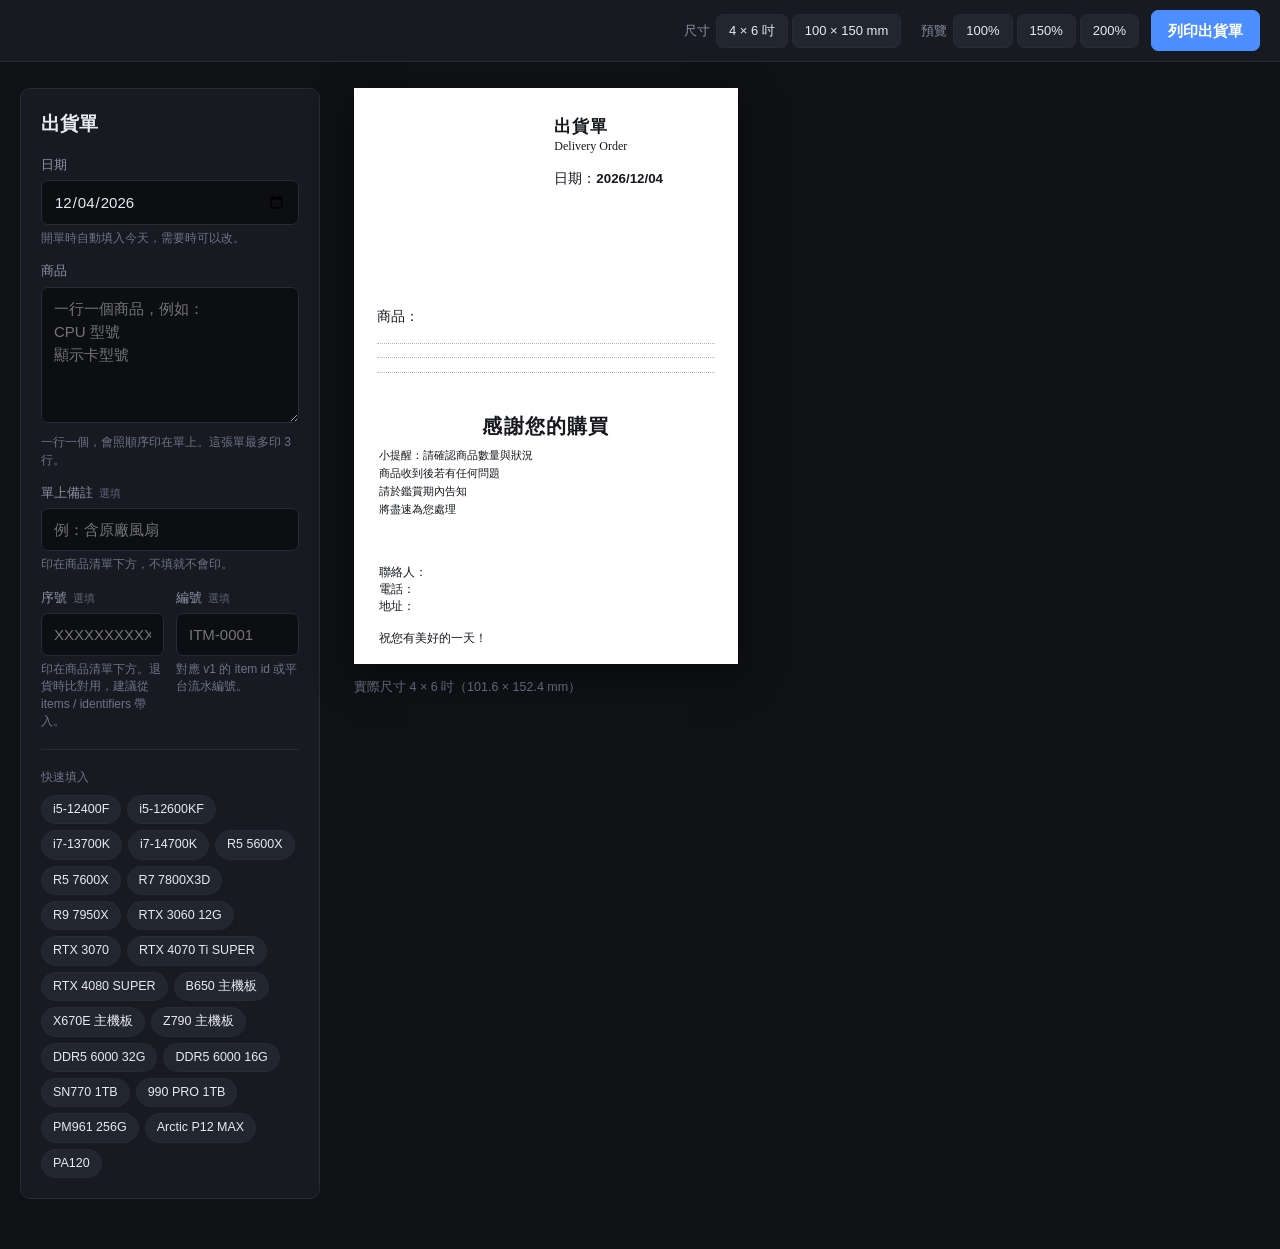
<file: prototype/shipping/shipping.html>
<!DOCTYPE html>
<html lang="zh-Hant">
<head>
<meta charset="utf-8">
<meta name="viewport" content="width=device-width, initial-scale=1">
<title>出貨單排版技術（無建置）</title>
<link rel="stylesheet" href="shipping.css">
</head>
<body>

<!--
  這是 SPEC-v1 §9 指名要保留的技術資產：出貨單的 mm 級版面控制與標籤機列印。

  為什麼獨立放這裡：
    原本這些檔案在舊概念驗證（交易紀錄）裡，和 v1 的資料模型無關。
    舊版含賣家本人的姓名、電話、地址與社群 QR，不適合放在公開 repo，
    已全部移除。這裡只留下排版技術本身，聯絡資訊一律是 placeholder。

  要接回 v1 時（§13 擴充點「出貨單」）：
    只需讀 items / identifiers 填欄位，不必碰 v1 的資料模型。
  商品以外的欄位（序號、編號）已對應 SPEC-v1 §5 的資料。
-->

<div class="toolbar">
  <div class="grow"></div>
  <div class="card-size">
    <span>尺寸</span>
    <button type="button" data-size="4x6" class="on">4 &times; 6 吋</button>
    <button type="button" data-size="100x150">100 &times; 150 mm</button>
  </div>
  <div class="zoom">
    <span>預覽</span>
    <button type="button" data-zoom="1" class="on">100%</button>
    <button type="button" data-zoom="1.5">150%</button>
    <button type="button" data-zoom="2">200%</button>
  </div>
  <button id="print" class="primary">列印出貨單</button>
</div>

<div class="layout">
  <form class="editor" id="editor" autocomplete="off">
    <h1>出貨單</h1>

    <label for="f-date">日期</label>
    <input id="f-date" type="date">
    <small>開單時自動填入今天，需要時可以改。</small>

    <label for="f-items">商品</label>
    <textarea id="f-items" rows="5" placeholder="一行一個商品，例如：&#10;CPU 型號&#10;顯示卡型號"></textarea>
    <small>一行一個，會照順序印在單上。這張單最多印 3 行。</small>

    <label for="f-extra">單上備註<em>選填</em></label>
    <input id="f-extra" maxlength="30" placeholder="例：含原廠風扇">
    <small>印在商品清單下方，不填就不會印。</small>

    <div class="grid2">
      <div>
        <label for="f-serial">序號<em>選填</em></label>
        <input id="f-serial" placeholder="XXXXXXXXXXXX" autocapitalize="characters" spellcheck="false">
        <small>印在商品清單下方。退貨時比對用，建議從 items / identifiers 帶入。</small>
      </div>
      <div>
        <label for="f-code">編號<em>選填</em></label>
        <input id="f-code" placeholder="ITM-0001">
        <small>對應 v1 的 item id 或平台流水編號。</small>
      </div>
    </div>

    <div class="quick">
      <span class="muted">快速填入</span>
      <div class="chips" id="chips"></div>
    </div>
  </form>

  <div class="stage">
    <div class="zoombox" id="zoombox">
    <div class="card" id="card">

      <!-- 賣家自己的 logo：位置已量好，放一張自己的圖即可。
      <img class="logo" src="logo.png" alt=""> -->

      <div class="head">
        <div class="title">出貨單</div>
        <div class="subtitle">Delivery Order</div>
        <div class="date">日期：<b id="out-date">—</b></div>
      </div>

      <div class="goods">
        <div class="goods-label">商品：</div>
        <div class="goods-list" id="out-items"></div>
        <div class="goods-meta">
          <span id="out-serial"></span>
          <span id="out-code"></span>
        </div>
        <div class="goods-extra" id="out-extra"></div>
      </div>

      <div class="thanks">感謝您的購買</div>

      <div class="foot">
        <div class="note">
          小提醒：請確認商品數量與狀況<br>
          商品收到後若有任何問題<br>
          請於鑑賞期內告知<br>
          將盡速為您處理
        </div>
        <!-- 賣家自己的聯絡 QR：位置已量好。
        <img class="qr" src="qr.png" alt="聯絡方式"> -->
      </div>

      <div class="contact">
        <!-- placeholder：請換成自己的聯絡資訊 -->
        <div class="contact-info">
          聯絡人：　<your name><br>
          電話：　<your phone><br>
          地址：　<your address>
        </div>
      </div>

      <div class="closing">祝您有美好的一天！</div>
    </div>
    </div>
    <p class="hint" id="size-label">實際尺寸 4 × 6 吋（101.6 × 152.4 mm）</p>
  </div>
</div>

<style id="page-size">@page { size: 101.6mm 152.4mm; margin: 0; }</style>

<script src="shipping.js"></script>
</body>
</html>
</file>
<file: prototype/shipping/shipping.css>
/* 出貨單 100mm x 150mm
   位置依原稿量測（出貨單 空白.pdf）換算，單位一律 mm / pt */

:root {
  --ink: #16181d;
  --line: #c9ccd3;
  --accent: #4c8dff;
  --font-ui: "Microsoft JhengHei", "Microsoft JhengHei UI", "微軟正黑體", sans-serif;
  --font-print: "DFKai-SB", "標楷體", "BiauKai", "KaiTi", serif;
}

* { box-sizing: border-box; }

body {
  margin: 0;
  background: #0f1115;
  color: #e7eaf0;
  font: 15px/1.55 var(--font-ui);
  --card-w: 101.6mm;
  --card-h: 152.4mm;
}

body[data-size="100x150"] { --card-w: 100mm; --card-h: 150mm; }

/* ---------- 工具列 ---------- */

.toolbar {
  display: flex;
  align-items: center;
  gap: 12px;
  padding: 10px 20px;
  background: #171a21;
  border-bottom: 1px solid #262b35;
  position: sticky;
  top: 0;
  z-index: 10;
}

.toolbar .grow { flex: 1; }
.toolbar .back { color: #8b93a5; text-decoration: none; font-size: 14px; }
.toolbar .back:hover { color: #e7eaf0; }

.zoom { display: flex; align-items: center; gap: 4px; }
.zoom span { font-size: 13px; color: #8b93a5; margin-right: 2px; }
.zoom button { padding: 6px 12px; font-size: 13px; }

.card-size { display: flex; align-items: center; gap: 4px; margin-right: 8px; }
.card-size span { font-size: 13px; color: #8b93a5; margin-right: 2px; }
.card-size button { padding: 6px 12px; font-size: 13px; }

button {
  background: #22262f;
  color: #e7eaf0;
  border: 1px solid #262b35;
  border-radius: 7px;
  padding: 8px 16px;
  font: inherit;
  cursor: pointer;
}

button:hover { background: #2b303b; }
button.primary { background: var(--accent); border-color: var(--accent); color: #fff; font-weight: 600; }

/* ---------- 版面 ---------- */

.layout {
  display: flex;
  gap: 34px;
  padding: 26px 20px 50px;
  align-items: flex-start;
  flex-wrap: wrap;
}

.editor {
  background: #171a21;
  border: 1px solid #262b35;
  border-radius: 10px;
  padding: 20px;
  flex: 0 0 300px;
  max-width: 100%;
}

.editor h1 { margin: 0 0 16px; font-size: 19px; }
.editor label { display: block; margin: 14px 0 5px; font-size: 13px; color: #8b93a5; }
.editor label em { font-style: normal; margin-left: 6px; font-size: 11px; color: #5d6478; }
.editor small { display: block; margin-top: 5px; font-size: 12px; color: #6d7488; line-height: 1.45; }

.grid2 { display: grid; grid-template-columns: 1fr 1fr; gap: 0 12px; }

input, textarea {
  width: 100%;
  background: #0c0e12;
  color: #e7eaf0;
  border: 1px solid #262b35;
  border-radius: 7px;
  padding: 9px 12px;
  font: inherit;
  resize: vertical;
}

input:focus, textarea:focus { outline: none; border-color: var(--accent); }

.quick { margin-top: 18px; border-top: 1px solid #262b35; padding-top: 14px; }
.quick > span { font-size: 12px; color: #6d7488; }
.chips { display: flex; flex-wrap: wrap; gap: 6px; margin-top: 8px; }

.chip {
  background: #22262f;
  border: 1px solid #262b35;
  border-radius: 999px;
  padding: 4px 11px;
  font-size: 12.5px;
  cursor: pointer;
}

.chip:hover { background: #2b303b; border-color: var(--accent); }

.stage { flex: 1 1 420px; min-width: 0; }
.stage .hint { color: #6d7488; font-size: 12.5px; margin-top: 14px; }

.zoombox { width: var(--card-w); height: var(--card-h); transition: width .15s, height .15s; }
.zoombox .card { transform-origin: top left; }

/* ---------- 出貨單本體 ---------- */

.card {
  width: var(--card-w);
  height: var(--card-h);
  background: #fff;
  color: var(--ink);
  position: relative;
  overflow: hidden;
  box-shadow: 0 10px 34px rgba(0, 0, 0, .5);
  font-family: var(--font-print);
}

.card img { position: absolute; display: block; }

/* logo / QR 的位置已量好，用自己的圖即可（見 shipping.html 的註解）。
   原本這裡放的是賣家本人的圖片，已移除。 */
.card .logo { left: 9.2mm; top: 8.1mm; width: 38.8mm; }

.card .head {
  position: absolute;
  left: 53mm;
  right: 6mm;
  top: 8mm;
  text-align: left;
}

.card .title {
  font-family: var(--font-ui);
  font-size: 12.5pt;
  font-weight: 700;
  letter-spacing: .04em;
  line-height: 1.1;
}

.card .subtitle {
  font-family: "Times New Roman", Georgia, serif;
  font-size: 9pt;
  line-height: 1.3;
  margin-top: .6mm;
}

.card .date { font-size: 10.5pt; margin-top: 3.4mm; }
.card .date b { font-family: var(--font-ui); font-size: 10pt; font-weight: 700; }

.goods { position: absolute; left: 6.2mm; right: 6.2mm; top: 58.4mm; }
.goods-label { font-size: 10.5pt; line-height: 1.2; }

.goods-list { margin-top: .8mm; }

.goods-row {
  display: flex;
  align-items: baseline;
  gap: 2mm;
  font-size: 8.5pt;
  height: 3.9mm;
  border-bottom: .25mm dotted #b4b8c2;
  line-height: 1.1;
}

.goods-row .idx {
  font-family: var(--font-ui);
  font-size: 7.5pt;
  color: #7c8290;
  flex: 0 0 auto;
}

.goods-row .txt { flex: 1; word-break: break-word; }

.goods-extra { font-size: 7.5pt; color: #55596a; margin-top: .6mm; line-height: 1.2; }
.goods-extra:empty { display: none; }

.goods-meta {
  display: flex;
  gap: 7mm;
  font-size: 8pt;
  line-height: 1.3;
  margin-top: 1.2mm;
  font-family: var(--font-ui);
}

.goods-meta span:empty { display: none; }
.goods-meta .lbl { color: #7c8290; }

.card .thanks {
  position: absolute;
  left: 0;
  right: 0;
  top: 85.5mm;
  text-align: center;
  font-family: var(--font-ui);
  font-size: 15pt;
  font-weight: 700;
  letter-spacing: .06em;
}

.foot { position: absolute; left: 6.5mm; right: 6.5mm; top: 94.6mm; height: 31mm; }
.foot .note { font-size: 8.5pt; line-height: 1.6; }
.foot .qr { right: 0; top: 1mm; width: 29mm; height: 29mm; }

.contact { position: absolute; left: 6.5mm; right: 6.5mm; top: 125.8mm; }
.contact-info { font-size: 9pt; line-height: 1.42; }
.contact .fb {
  position: absolute;
  right: 0;
  width: 29mm;
  text-align: center;
  top: 4.2mm;
  font-family: "Times New Roman", Georgia, serif;
  font-size: 10.5pt;
  font-weight: 700;
}

.card .closing { position: absolute; left: 6.5mm; bottom: 4.4mm; font-size: 9pt; }

/* ---------- 列印 ---------- */

@page { size: 101.6mm 152.4mm; margin: 0; }

@media print {
  body { background: #fff; }
  .toolbar, .editor, .stage .hint, .card-size { display: none !important; }
  .layout { padding: 0; display: block; }
  .zoombox { width: auto; height: auto; }
  .card { box-shadow: none; margin: 0; transform: none !important; }
}

@media (max-width: 900px) {
  .editor { flex: 1 1 100%; }
}
</file>
